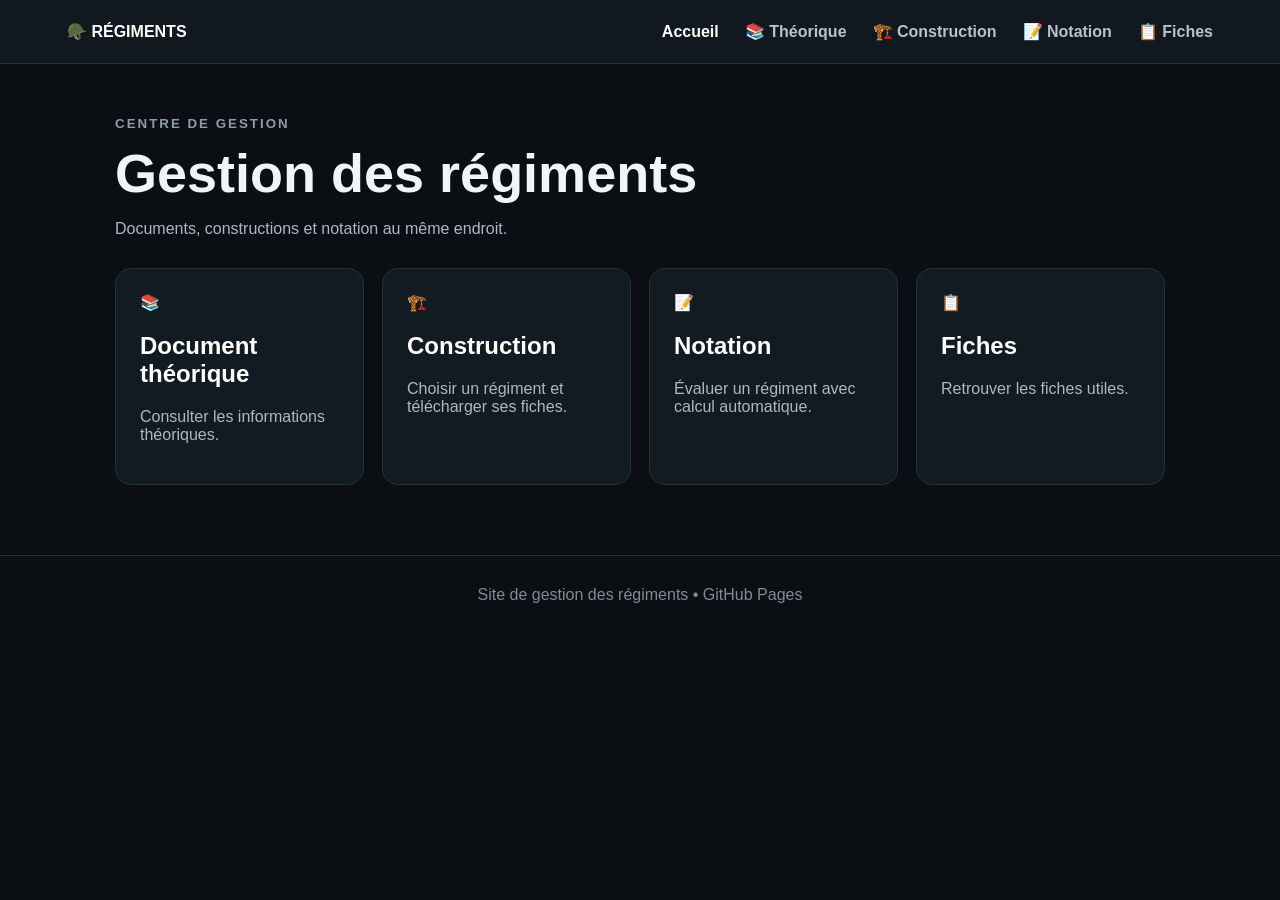
<file: index.html>
<!doctype html><html lang="fr"><head><meta charset="UTF-8"><meta name="viewport" content="width=device-width,initial-scale=1"><title>Régiments</title><link rel="stylesheet" href="style.css"></head><body><header><nav><a class="logo" href="index.html">🪖 RÉGIMENTS</a><a class="active" href="index.html">Accueil</a><a href="theorique.html">📚 Théorique</a><a href="construction.html">🏗️ Construction</a><a href="notation.html">📝 Notation</a><a href="fiches.html">📋 Fiches</a></nav></header><main><section class="hero"><small>CENTRE DE GESTION</small><h1>Gestion des régiments</h1><p>Documents, constructions et notation au même endroit.</p></section><section class="grid"><a class="card" href="theorique.html">📚<h2>Document théorique</h2><p>Consulter les informations théoriques.</p></a><a class="card" href="construction.html">🏗️<h2>Construction</h2><p>Choisir un régiment et télécharger ses fiches.</p></a><a class="card" href="notation.html">📝<h2>Notation</h2><p>Évaluer un régiment avec calcul automatique.</p></a><a class="card" href="fiches.html">📋<h2>Fiches</h2><p>Retrouver les fiches utiles.</p></a></section></main><footer>Site de gestion des régiments • GitHub Pages</footer></body></html>
</file>
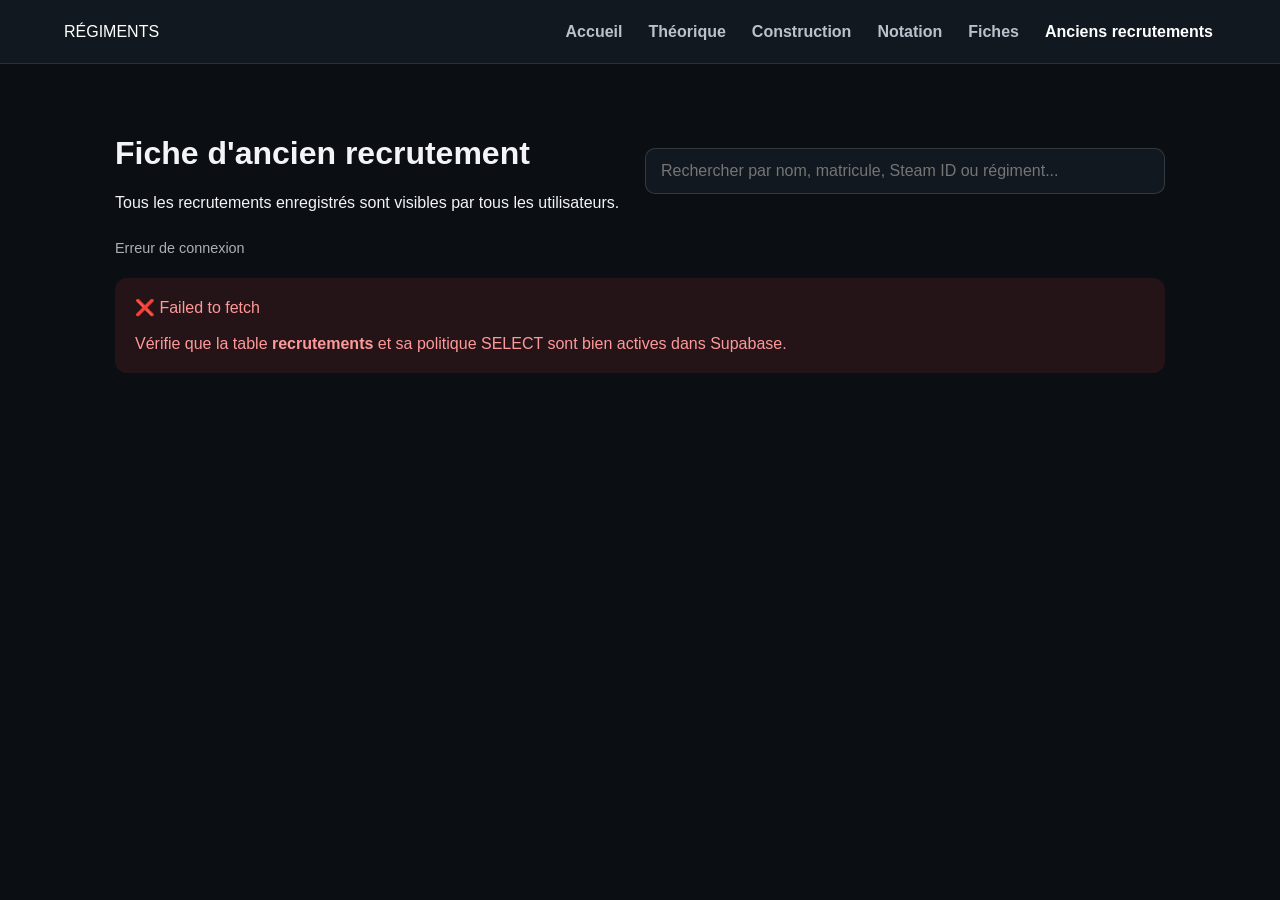
<file: anciens-recrutements.html>
<!DOCTYPE html>
<html lang="fr">
<head>
  <meta charset="UTF-8">
  <meta name="viewport" content="width=device-width, initial-scale=1.0">
  <title>Fiche d'ancien recrutement</title>
  <link rel="stylesheet" href="style.css">
  <style>
    .history-head{display:flex;justify-content:space-between;align-items:center;gap:15px;flex-wrap:wrap}
    .search{width:100%;max-width:520px;padding:13px 15px;border-radius:10px;border:1px solid rgba(255,255,255,.14);background:#111820;color:#fff}
    .history-info{margin-top:12px;opacity:.7;font-size:.9rem}
    .old-list{display:grid;grid-template-columns:repeat(auto-fit,minmax(260px,1fr));gap:16px;margin-top:22px}
    .recruit-card{cursor:pointer;padding:20px;border:1px solid rgba(255,255,255,.12);border-radius:14px;background:rgba(255,255,255,.04);transition:.2s}
    .recruit-card:hover{transform:translateY(-2px);border-color:rgba(255,255,255,.3);background:rgba(255,255,255,.07)}
    .recruit-card h3{margin:0 0 8px}
    .recruit-card p{margin:6px 0;opacity:.85}
    .status{font-weight:800;margin-top:12px}
    .accepted{color:#8ee28e}.refused{color:#ff8d8d}
    .empty{text-align:center;opacity:.7;padding:35px;grid-column:1/-1}
    .error{padding:20px;border-radius:12px;background:rgba(180,40,40,.15);color:#ff9999;grid-column:1/-1}
    .modal{display:none;position:fixed;inset:0;background:rgba(0,0,0,.72);z-index:50;align-items:center;justify-content:center;padding:20px}
    .modal.open{display:flex}
    .modal-box{width:min(700px,100%);max-height:90vh;overflow:auto;background:#10171e;border:1px solid rgba(255,255,255,.15);border-radius:16px;padding:24px;position:relative}
    .close{position:absolute;right:15px;top:12px;background:none;border:0;color:#fff;font-size:26px;cursor:pointer}
    .details{display:grid;grid-template-columns:1fr 1fr;gap:12px;margin-top:18px}
    .detail{padding:13px;border-radius:10px;background:rgba(255,255,255,.05)}
    .detail span{display:block;font-size:12px;opacity:.6;margin-bottom:4px}
    .modal-actions{display:flex;gap:10px;flex-wrap:wrap;margin-top:20px}
    @media(max-width:600px){.details{grid-template-columns:1fr}}
  </style>
</head>
<body>
<header>
  <nav class="nav">
    <div class="logo">RÉGIMENTS</div>
    <a href="index.html">Accueil</a>
    <a href="theorique.html">Théorique</a>
    <a href="construction.html">Construction</a>
    <a href="notation.html">Notation</a>
    <a href="fiches.html">Fiches</a>
    <a href="anciens-recrutements.html" class="active">Anciens recrutements</a>
  </nav>
</header>

<main class="container">
  <div class="history-head">
    <div>
      <h1>Fiche d'ancien recrutement</h1>
      <p>Tous les recrutements enregistrés sont visibles par tous les utilisateurs.</p>
    </div>
    <input id="search" class="search" type="search" placeholder="Rechercher par nom, matricule, Steam ID ou régiment...">
  </div>

  <div id="historyInfo" class="history-info">Chargement...</div>
  <section id="oldList" class="old-list"></section>
</main>

<div id="modal" class="modal">
  <div class="modal-box">
    <button id="closeModal" class="close" type="button">×</button>
    <h2 id="modalTitle">Fiche de recrutement</h2>
    <div id="details" class="details"></div>
    <div class="modal-actions">
      <button id="copyModal" type="button">📋 Copier / coller pour Discord</button>
      <button id="deleteModal" type="button">🗑️ Supprimer</button>
    </div>
  </div>
</div>

<script>
const SUPABASE_URL = "https://tziymtfcvpvbgfwpfiyb.supabase.co";
const SUPABASE_KEY = "sb_publishable_FT2l5rP1bmjxBBn6YAX6Kg_E5wBeiWV";
const API_URL = SUPABASE_URL + "/rest/v1/recrutements";

const $ = id => document.getElementById(id);
let records = [];
let currentRecord = null;

function esc(value) {
  return String(value ?? "—").replace(/[&<>"']/g, character => ({
    "&":"&amp;", "<":"&lt;", ">":"&gt;", '"':"&quot;", "'":"&#039;"
  })[character]);
}

function discordText(record) {
  return `**📋 FICHE DE RECRUTEMENT**

**Nom :** ${record.nom}
**Matricule :** ${record.matricule}
**Steam ID :** ${record.steam}
**Régiment :** ${record.regiment}
**Date :** ${record.date}

**Note théorique :** ${record.theorique}/100
**Note pratique :** ${record.pratique}/100
**Note finale :** ${record.total}/100

**Décision :** ${record.decision}`;
}

async function copyText(text) {
  try {
    await navigator.clipboard.writeText(text);
  } catch (error) {
    const textarea = document.createElement("textarea");
    textarea.value = text;
    document.body.appendChild(textarea);
    textarea.select();
    document.execCommand("copy");
    textarea.remove();
  }
}

function render() {
  const query = $("search").value.trim().toLowerCase();

  const filtered = records.filter(record =>
    [record.nom, record.matricule, record.steam, record.regiment]
      .some(value => String(value ?? "").toLowerCase().includes(query))
  );

  $("historyInfo").textContent =
    filtered.length + " recrutement" + (filtered.length > 1 ? "s" : "") + " affiché" + (filtered.length > 1 ? "s" : "");

  if (!filtered.length) {
    $("oldList").innerHTML = '<div class="empty">Aucun ancien recrutement trouvé.</div>';
    return;
  }

  $("oldList").innerHTML = filtered.map(record => {
    const statusClass = record.decision === "ACCEPTÉ" ? "accepted" : "refused";
    return `
      <article class="recruit-card" data-id="${record.id}">
        <h3>${esc(record.nom)}</h3>
        <p><strong>Matricule :</strong> ${esc(record.matricule)}</p>
        <p><strong>Régiment :</strong> ${esc(record.regiment)}</p>
        <p><strong>Date :</strong> ${esc(record.date)}</p>
        <p><strong>Note :</strong> ${esc(record.total)}/100</p>
        <div class="status ${statusClass}">${esc(record.decision)}</div>
      </article>`;
  }).join("");

  document.querySelectorAll(".recruit-card").forEach(card => {
    card.addEventListener("click", () => openModal(Number(card.dataset.id)));
  });
}

async function loadRecords() {
  try {
    const response = await fetch(API_URL + "?select=*&order=created_at.desc", {
      method: "GET",
      headers: {
        "apikey": SUPABASE_KEY,
        "Authorization": "Bearer " + SUPABASE_KEY
      },
      cache: "no-store"
    });

    if (!response.ok) {
      let details = "";
      try {
        const data = await response.json();
        details = data.message || data.error_description || data.hint || "";
      } catch (_) {}
      throw new Error(details || "Impossible de charger les recrutements.");
    }

    records = await response.json();
    render();
  } catch (error) {
    console.error(error);
    $("historyInfo").textContent = "Erreur de connexion";
    $("oldList").innerHTML = '<div class="error">❌ ' + esc(error.message) + '<br><br>Vérifie que la table <strong>recrutements</strong> et sa politique SELECT sont bien actives dans Supabase.</div>';
  }
}

function openModal(id) {
  const record = records.find(item => Number(item.id) === Number(id));
  if (!record) return;

  currentRecord = record;

  $("modalTitle").textContent = "Fiche de recrutement — " + record.nom;

  $("details").innerHTML = `
    <div class="detail"><span>Nom</span><strong>${esc(record.nom)}</strong></div>
    <div class="detail"><span>Matricule</span><strong>${esc(record.matricule)}</strong></div>
    <div class="detail"><span>Steam ID</span><strong>${esc(record.steam)}</strong></div>
    <div class="detail"><span>Régiment</span><strong>${esc(record.regiment)}</strong></div>
    <div class="detail"><span>Date</span><strong>${esc(record.date)}</strong></div>
    <div class="detail"><span>Note théorique</span><strong>${esc(record.theorique)}/100</strong></div>
    <div class="detail"><span>Note pratique</span><strong>${esc(record.pratique)}/100</strong></div>
    <div class="detail"><span>Note finale</span><strong>${esc(record.total)}/100</strong></div>
    <div class="detail"><span>Décision</span><strong>${esc(record.decision)}</strong></div>
  `;

  $("modal").classList.add("open");
}

function closeModal() {
  $("modal").classList.remove("open");
  currentRecord = null;
}

$("search").addEventListener("input", render);

$("closeModal").addEventListener("click", closeModal);

$("modal").addEventListener("click", event => {
  if (event.target === $("modal")) closeModal();
});

$("copyModal").addEventListener("click", async () => {
  if (!currentRecord) return;
  await copyText(discordText(currentRecord));
  alert("✅ Fiche copiée ! Tu peux maintenant la coller sur Discord.");
});

$("deleteModal").addEventListener("click", async () => {
  if (!currentRecord) return;

  if (!confirm("Supprimer définitivement ce recrutement ?")) return;

  const id = currentRecord.id;

  try {
    const response = await fetch(API_URL + "?id=eq." + encodeURIComponent(id), {
      method: "DELETE",
      headers: {
        "apikey": SUPABASE_KEY,
        "Authorization": "Bearer " + SUPABASE_KEY
      }
    });

    if (!response.ok) {
      let details = "";
      try {
        const data = await response.json();
        details = data.message || data.error_description || data.hint || "";
      } catch (_) {}
      throw new Error(details || "Impossible de supprimer ce recrutement.");
    }

    closeModal();
    await loadRecords();
  } catch (error) {
    alert("❌ " + error.message);
  }
});

loadRecords();

// Actualise l'historique toutes les 10 secondes.
setInterval(loadRecords, 10000);
</script>
</body>
</html>
</file>
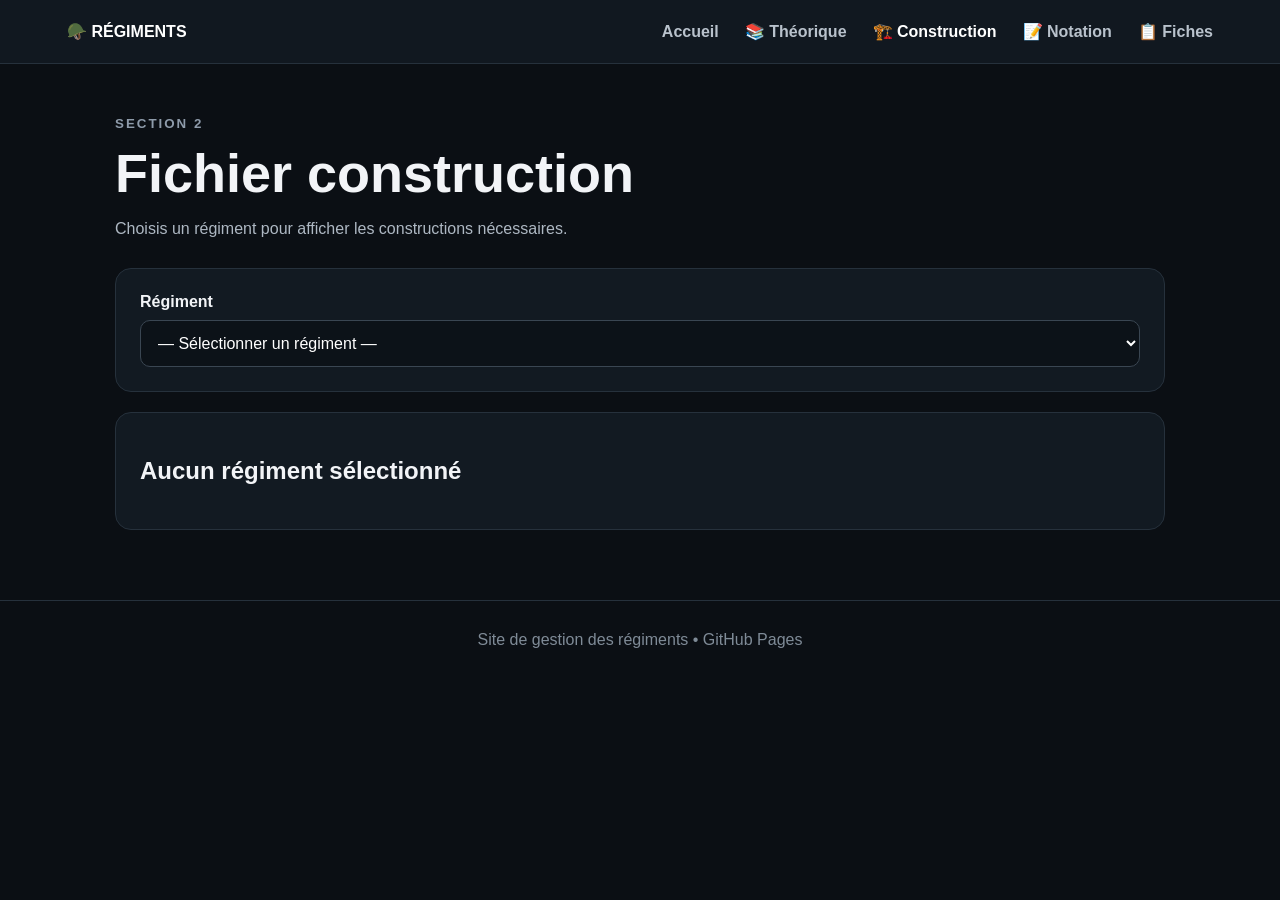
<file: construction.html>
<!DOCTYPE html>
<html lang="fr">

<head>

    <meta charset="UTF-8">

    <meta
        name="viewport"
        content="width=device-width, initial-scale=1.0"
    >

    <title>Fichier construction</title>

    <link
        rel="stylesheet"
        href="style.css"
    >

</head>


<body>


    <!-- ========================= -->
    <!-- MENU -->
    <!-- ========================= -->

    <header>

        <nav>

            <a
                class="logo"
                href="index.html"
            >
                🪖 RÉGIMENTS
            </a>

            <a href="index.html">
                Accueil
            </a>

            <a href="theorique.html">
                📚 Théorique
            </a>

            <a
                class="active"
                href="construction.html"
            >
                🏗️ Construction
            </a>

            <a href="notation.html">
                📝 Notation
            </a>

            <a href="fiches.html">
                📋 Fiches
            </a>

        </nav>

    </header>


    <!-- ========================= -->
    <!-- CONTENU -->
    <!-- ========================= -->

    <main>


        <!-- TITRE -->

        <section class="hero">

            <small>
                SECTION 2
            </small>

            <h1>
                Fichier construction
            </h1>

            <p>
                Choisis un régiment pour afficher les constructions nécessaires.
            </p>

        </section>


        <!-- ========================= -->
        <!-- CHOIX DU RÉGIMENT -->
        <!-- ========================= -->

        <section class="card">

            <label for="regiment">

                Régiment

            </label>


            <select id="regiment">

                <option value="">

                    — Sélectionner un régiment —

                </option>


                <option value="41st">

                    41st

                </option>


                <option value="65st">

                    65st

                </option>

            </select>

        </section>


        <!-- ========================= -->
        <!-- CONSTRUCTIONS -->
        <!-- ========================= -->

        <section class="card">

            <h2 id="titre">

                Aucun régiment sélectionné

            </h2>


            <div
                id="liste"
                class="list"
            >

                <!-- Les constructions apparaîtront ici -->

            </div>

        </section>


    </main>


    <!-- ========================= -->
    <!-- PIED DE PAGE -->
    <!-- ========================= -->

    <footer>

        Site de gestion des régiments • GitHub Pages

    </footer>


    <!-- ========================= -->
    <!-- SCRIPT -->
    <!-- ========================= -->

    <script>

        const DATA = {


            /* ========================= */
            /* 41ST */
            /* ========================= */

            "41st": [

                {

                    nom: "Traque",

                    contenu: `
FICHE DE CONSTRUCTION

Régiment : 41st

Construction : Traque


Matériel nécessaire :

- À compléter
- À compléter
- À compléter


Procédure :

1. À compléter
2. À compléter
3. À compléter


Notes :

À compléter
`

                },


                {

                    nom: "Reconnaissance",

                    contenu: `
FICHE DE CONSTRUCTION

Régiment : 41st

Construction : Reconnaissance


Matériel nécessaire :

- À compléter
- À compléter
- À compléter


Procédure :

1. À compléter
2. À compléter
3. À compléter


Notes :

À compléter
`

                }

            ],


            /* ========================= */
            /* 65ST */
            /* ========================= */

            "65st": [

                {

                    nom: "Extraction VIP",

                    contenu: `
FICHE DE CONSTRUCTION

Régiment : 65st

Construction : Extraction VIP


Matériel nécessaire :

- À compléter
- À compléter
- À compléter


Procédure :

1. À compléter
2. À compléter
3. À compléter


Notes :

À compléter
`

                },


                {

                    nom: "CQB",

                    contenu: `
FICHE DE CONSTRUCTION

Régiment : 65st

Construction : CQB


Matériel nécessaire :

- À compléter
- À compléter
- À compléter


Procédure :

1. À compléter
2. À compléter
3. À compléter


Notes :

À compléter
`

                }

            ]

        };


        /* ========================= */
        /* ÉLÉMENTS DE LA PAGE */
        /* ========================= */

        const select =
            document.getElementById("regiment");


        const liste =
            document.getElementById("liste");


        const titre =
            document.getElementById("titre");


        /* ========================= */
        /* CHANGEMENT DE RÉGIMENT */
        /* ========================= */

        select.addEventListener(
            "change",
            function () {


                liste.innerHTML = "";


                /* Aucun régiment */

                if (!select.value) {

                    titre.textContent =
                        "Aucun régiment sélectionné";

                    return;

                }


                /* Nom du régiment */

                titre.textContent =
                    "Régiment : " + select.value;


                /* Récupération des constructions */

                const constructions =
                    DATA[select.value];


                /* Création des fiches */

                constructions.forEach(
                    function (construction, index) {


                        const element =
                            document.createElement("div");


                        element.className =
                            "item";


                        element.innerHTML = `

                            <strong>

                                Construction ${index + 1}

                            </strong>


                            <span>

                                ${construction.nom}

                            </span>


                            <button
                                type="button"
                            >

                                ⬇️ Télécharger

                            </button>

                        `;


                        /* Bouton télécharger */

                        const bouton =
                            element.querySelector("button");


                        bouton.addEventListener(
                            "click",
                            function () {


                                const fichier =
                                    new Blob(
                                        [
                                            construction.contenu
                                        ],
                                        {
                                            type:
                                                "text/plain;charset=utf-8"
                                        }
                                    );


                                const url =
                                    URL.createObjectURL(
                                        fichier
                                    );


                                const lien =
                                    document.createElement("a");


                                lien.href =
                                    url;


                                lien.download =
                                    construction.nom + ".txt";


                                document.body.appendChild(
                                    lien
                                );


                                lien.click();


                                document.body.removeChild(
                                    lien
                                );


                                URL.revokeObjectURL(
                                    url
                                );

                            }
                        );


                        liste.appendChild(
                            element
                        );

                    }
                );

            }
        );

    </script>


</body>

</html>
</file>
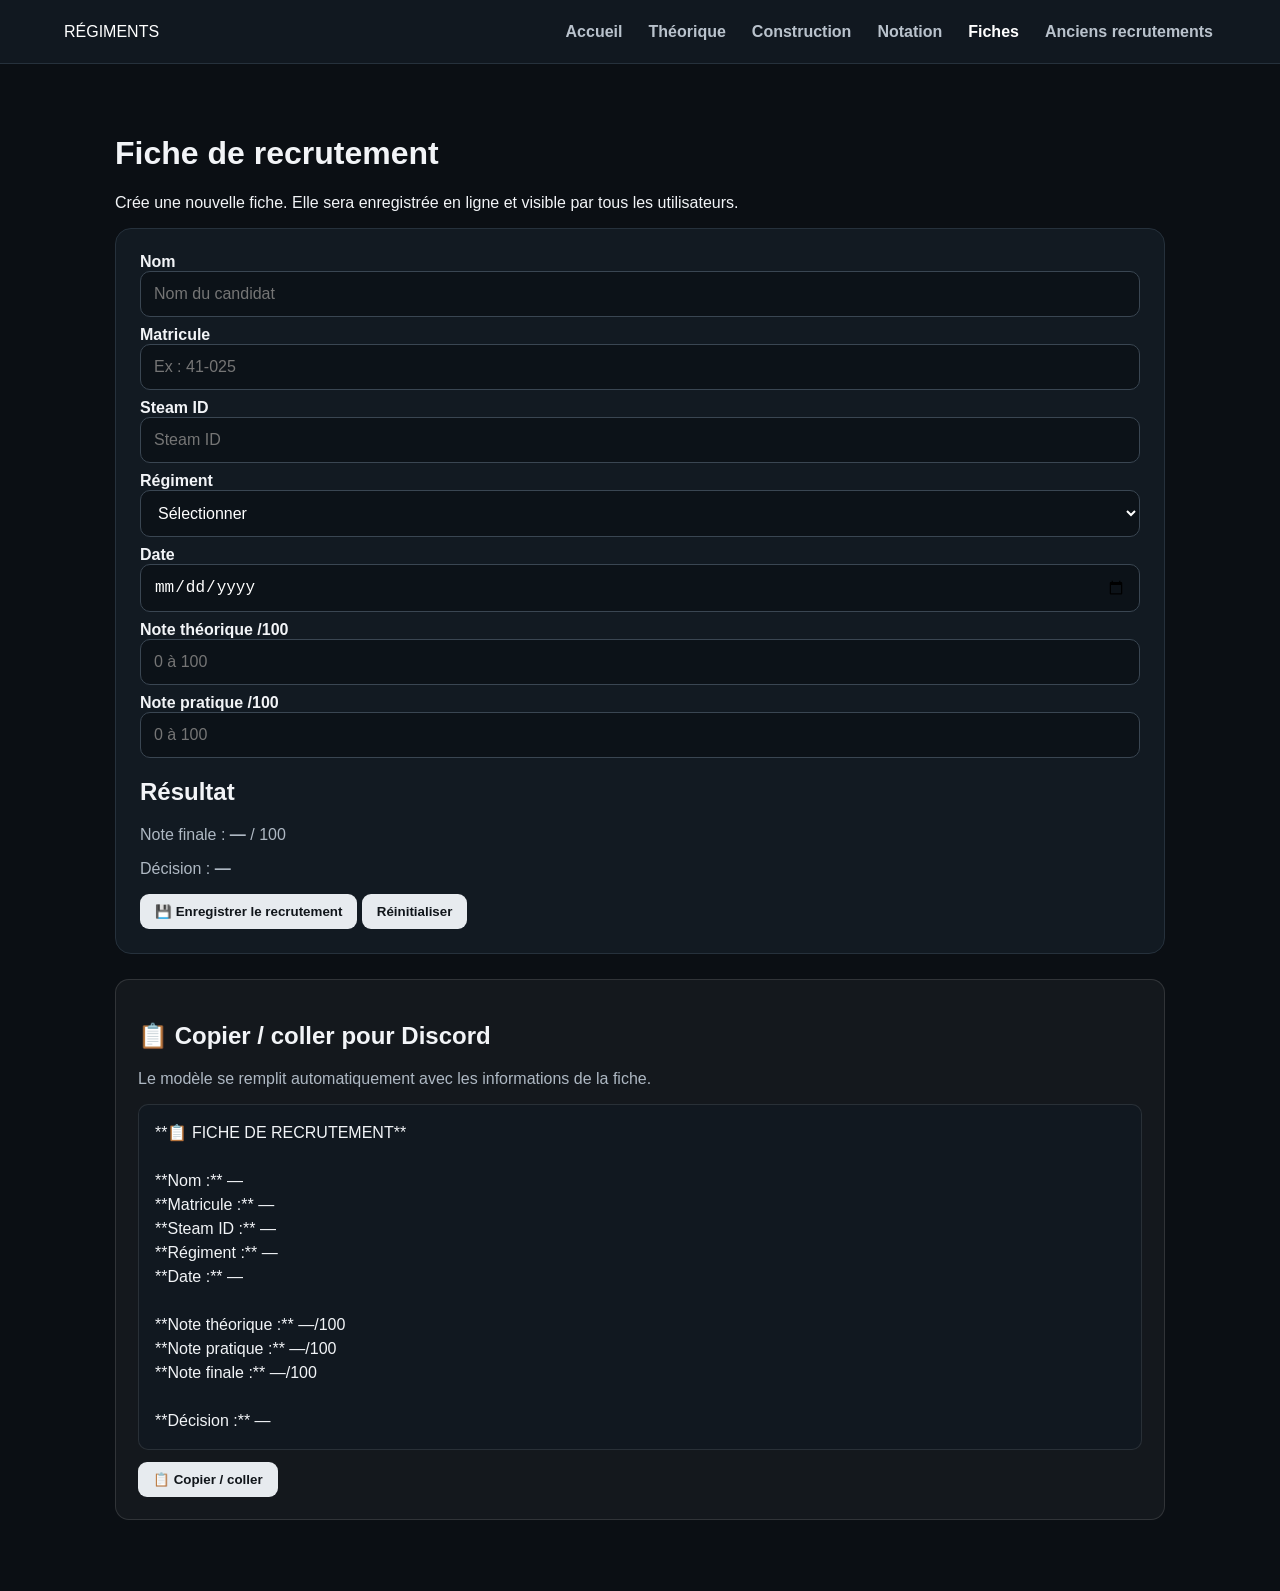
<file: fiches.html>
<!DOCTYPE html>
<html lang="fr">
<head>
  <meta charset="UTF-8">
  <meta name="viewport" content="width=device-width, initial-scale=1.0">
  <title>Fiches de recrutement</title>
  <link rel="stylesheet" href="style.css">
  <style>
    .copy-box{margin-top:25px;padding:22px;border:1px solid rgba(255,255,255,.12);border-radius:14px;background:rgba(255,255,255,.04)}
    .discord-preview{white-space:pre-wrap;background:#111820;border:1px solid rgba(255,255,255,.1);border-radius:10px;padding:16px;line-height:1.5;font-family:Arial,sans-serif}
    .copy-actions{display:flex;gap:10px;flex-wrap:wrap;margin-top:12px}
    .copy-success{display:none;margin-top:10px;font-weight:700}
    .save-message{display:none;margin-top:15px;padding:12px;border-radius:10px}
    .save-message.error{display:block;background:rgba(180,40,40,.15);color:#ff9999}
  </style>
</head>
<body>
<header>
  <nav class="nav">
    <div class="logo">RÉGIMENTS</div>
    <a href="index.html">Accueil</a>
    <a href="theorique.html">Théorique</a>
    <a href="construction.html">Construction</a>
    <a href="notation.html">Notation</a>
    <a href="fiches.html" class="active">Fiches</a>
    <a href="anciens-recrutements.html">Anciens recrutements</a>
  </nav>
</header>

<main class="container">
  <h1>Fiche de recrutement</h1>
  <p>Crée une nouvelle fiche. Elle sera enregistrée en ligne et visible par tous les utilisateurs.</p>

  <section class="card">
    <div class="form-grid">
      <label>Nom
        <input id="nom" type="text" placeholder="Nom du candidat">
      </label>

      <label>Matricule
        <input id="matricule" type="text" placeholder="Ex : 41-025">
      </label>

      <label>Steam ID
        <input id="steam" type="text" placeholder="Steam ID">
      </label>

      <label>Régiment
        <select id="regiment">
          <option value="">Sélectionner</option>
          <option>41st</option>
          <option>212th</option>
          <option>104th</option>
          <option>408th</option>
          <option>65th</option>
          <option>327th</option>
          <option>501st</option>
        </select>
      </label>

      <label>Date
        <input id="date" type="date">
      </label>

      <label>Note théorique /100
        <input id="theorique" type="number" min="0" max="100" placeholder="0 à 100">
      </label>

      <label>Note pratique /100
        <input id="pratique" type="number" min="0" max="100" placeholder="0 à 100">
      </label>
    </div>

    <div class="score-box">
      <h2>Résultat</h2>
      <p>Note finale : <strong id="total">—</strong> / 100</p>
      <p>Décision : <strong id="decision">—</strong></p>
    </div>

    <div class="actions">
      <button id="save" type="button">💾 Enregistrer le recrutement</button>
      <button id="reset" type="button">Réinitialiser</button>
    </div>

    <div id="saveMessage" class="save-message"></div>
  </section>

  <section class="card copy-box">
    <h2>📋 Copier / coller pour Discord</h2>
    <p>Le modèle se remplit automatiquement avec les informations de la fiche.</p>
    <div id="discordPreview" class="discord-preview"></div>

    <div class="copy-actions">
      <button id="copyDiscord" type="button">📋 Copier / coller</button>
    </div>

    <div id="copySuccess" class="copy-success">✅ Fiche copiée ! Tu peux maintenant la coller sur Discord.</div>
  </section>
</main>

<script>
const SUPABASE_URL = "https://tziymtfcvpvbgfwpfiyb.supabase.co";
const SUPABASE_KEY = "sb_publishable_FT2l5rP1bmjxBBn6YAX6Kg_E5wBeiWV";
const API_URL = SUPABASE_URL + "/rest/v1/recrutements";

const $ = id => document.getElementById(id);

function formatNumber(value) {
  return Number.isInteger(value) ? String(value) : value.toFixed(1);
}

function getResult() {
  const hasNotes = $("theorique").value !== "" && $("pratique").value !== "";
  if (!hasNotes) return { total: null, decision: "—" };

  const theorique = Number($("theorique").value);
  const pratique = Number($("pratique").value);
  const total = (theorique + pratique) / 2;

  return {
    total,
    decision: total >= 70 ? "ACCEPTÉ" : "REFUSÉ"
  };
}

function display(value) {
  return value === undefined || value === null || value === "" ? "—" : value;
}

function updatePreview() {
  const result = getResult();

  $("total").textContent = result.total === null ? "—" : formatNumber(result.total);
  $("decision").textContent = result.decision;

  $("discordPreview").textContent =
`**📋 FICHE DE RECRUTEMENT**

**Nom :** ${display($("nom").value)}
**Matricule :** ${display($("matricule").value)}
**Steam ID :** ${display($("steam").value)}
**Régiment :** ${display($("regiment").value)}
**Date :** ${display($("date").value)}

**Note théorique :** ${display($("theorique").value)}/100
**Note pratique :** ${display($("pratique").value)}/100
**Note finale :** ${result.total === null ? "—" : formatNumber(result.total)}/100

**Décision :** ${result.decision}`;
}

async function copyText(text) {
  try {
    await navigator.clipboard.writeText(text);
  } catch (error) {
    const textarea = document.createElement("textarea");
    textarea.value = text;
    textarea.style.position = "fixed";
    textarea.style.opacity = "0";
    document.body.appendChild(textarea);
    textarea.focus();
    textarea.select();
    document.execCommand("copy");
    textarea.remove();
  }
}

document.querySelectorAll("input, select").forEach(element => {
  element.addEventListener("input", updatePreview);
  element.addEventListener("change", updatePreview);
});

$("reset").addEventListener("click", () => {
  document.querySelectorAll("input").forEach(input => input.value = "");
  $("regiment").value = "";
  $("saveMessage").style.display = "none";
  updatePreview();
});

$("copyDiscord").addEventListener("click", async () => {
  await copyText($("discordPreview").textContent);
  $("copySuccess").style.display = "block";
  setTimeout(() => $("copySuccess").style.display = "none", 2500);
});

$("save").addEventListener("click", async () => {
  const fields = {
    nom: $("nom").value.trim(),
    matricule: $("matricule").value.trim(),
    steam: $("steam").value.trim(),
    regiment: $("regiment").value,
    date: $("date").value,
    theorique: $("theorique").value,
    pratique: $("pratique").value
  };

  if (!fields.nom || !fields.matricule || !fields.steam || !fields.regiment ||
      !fields.date || fields.theorique === "" || fields.pratique === "") {
    alert("Merci de remplir tous les champs.");
    return;
  }

  const theorique = Number(fields.theorique);
  const pratique = Number(fields.pratique);

  if (theorique < 0 || theorique > 100 || pratique < 0 || pratique > 100) {
    alert("Les notes doivent être comprises entre 0 et 100.");
    return;
  }

  const total = (theorique + pratique) / 2;
  const decision = total >= 70 ? "ACCEPTÉ" : "REFUSÉ";

  $("save").disabled = true;
  $("save").textContent = "⏳ Enregistrement...";

  try {
    const response = await fetch(API_URL, {
      method: "POST",
      headers: {
        "apikey": SUPABASE_KEY,
        "Authorization": "Bearer " + SUPABASE_KEY,
        "Content-Type": "application/json",
        "Prefer": "return=minimal"
      },
      body: JSON.stringify({
        nom: fields.nom,
        matricule: fields.matricule,
        steam: fields.steam,
        regiment: fields.regiment,
        date: fields.date,
        theorique,
        pratique,
        total,
        decision
      })
    });

    if (!response.ok) {
      let details = "";
      try {
        const data = await response.json();
        details = data.message || data.error_description || data.hint || "";
      } catch (_) {}
      throw new Error(details || "Le serveur Supabase a refusé l'enregistrement.");
    }

    window.location.href = "anciens-recrutements.html";
  } catch (error) {
    console.error(error);
    $("saveMessage").textContent = "❌ " + error.message;
    $("saveMessage").className = "save-message error";
  } finally {
    $("save").disabled = false;
    $("save").textContent = "💾 Enregistrer le recrutement";
  }
});

updatePreview();
</script>
</body>
</html>
</file>
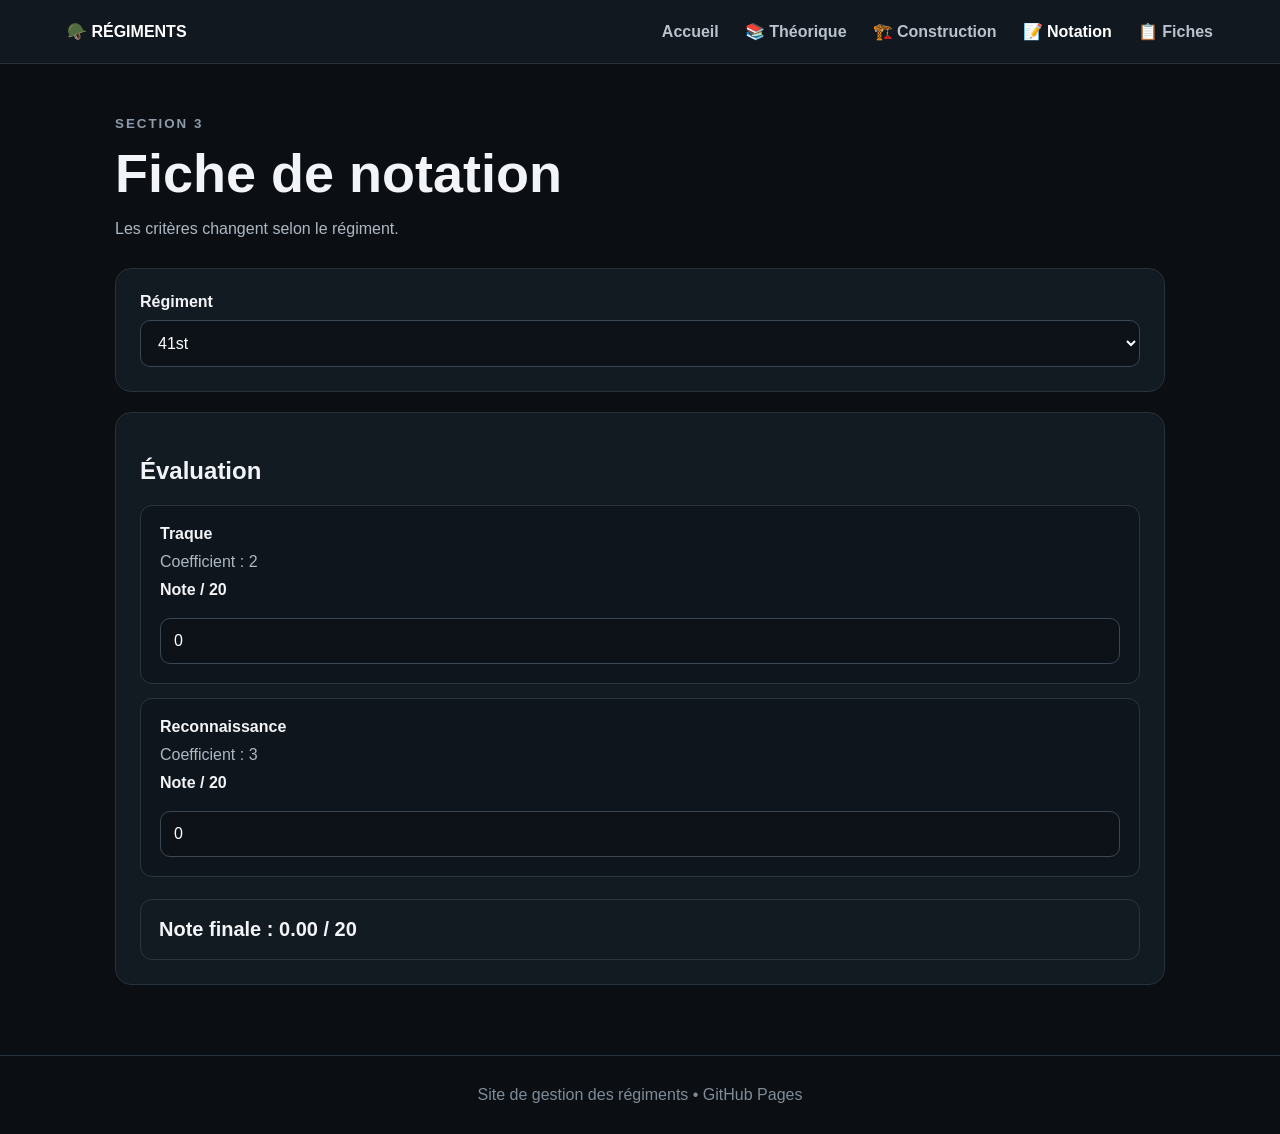
<file: notation.html>
<!doctype html><html lang="fr"><head><meta charset="UTF-8"><meta name="viewport" content="width=device-width,initial-scale=1"><title>Notation</title><link rel="stylesheet" href="style.css"></head><body><header><nav><a class="logo" href="index.html">🪖 RÉGIMENTS</a><a href="index.html">Accueil</a><a href="theorique.html">📚 Théorique</a><a href="construction.html">🏗️ Construction</a><a class="active" href="notation.html">📝 Notation</a><a href="fiches.html">📋 Fiches</a></nav></header><main><section class="hero"><small>SECTION 3</small><h1>Fiche de notation</h1><p>Les critères changent selon le régiment.</p></section><section class="card"><label for="reg">Régiment</label><select id="reg"><option>41st</option><option>65st</option></select></section><section class="card"><h2>Évaluation</h2><div id="notes" class="list"></div><div id="result" class="result"></div></section></main><footer>Site de gestion des régiments • GitHub Pages</footer><script>
const C={"41st":[["Traque",2],["Reconnaissance",3]],"65st":[["Extraction VIP",3],["CQB",4]]},r=document.getElementById("reg"),n=document.getElementById("notes"),res=document.getElementById("result");
function draw(){n.innerHTML="";C[r.value].forEach(x=>{const d=document.createElement("div");d.className="item";d.innerHTML="<strong>"+x[0]+"</strong><span>Coefficient : "+x[1]+"</span><label>Note / 20</label><input class='note' type='number' min='0' max='20' value='0'>";d.querySelector("input").oninput=calc;n.appendChild(d)});calc()}function calc(){let a=0,b=0;n.querySelectorAll(".note").forEach((e,i)=>{let v=Math.max(0,Math.min(20,Number(e.value)||0));a+=v*C[r.value][i][1];b+=C[r.value][i][1]});res.textContent="Note finale : "+(a/b).toFixed(2)+" / 20"}r.onchange=draw;draw();
</script></body></html>
</file>
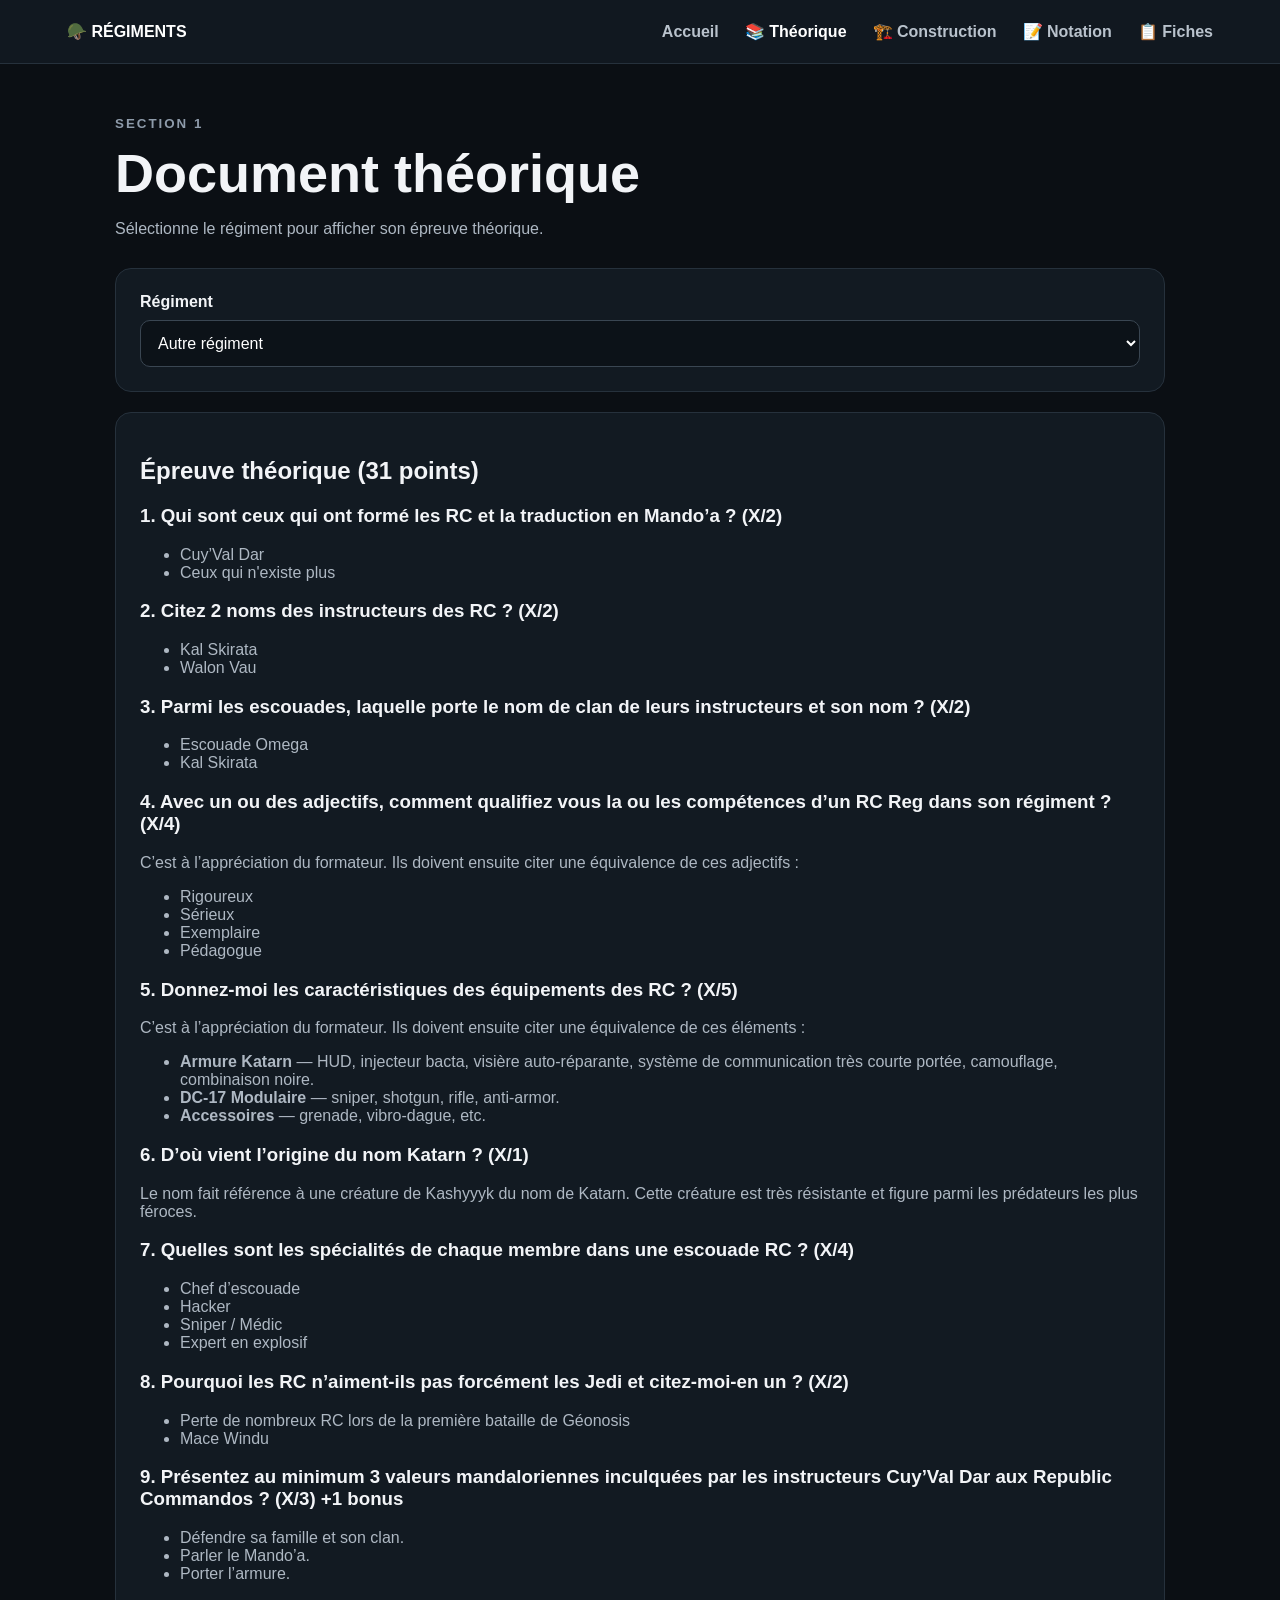
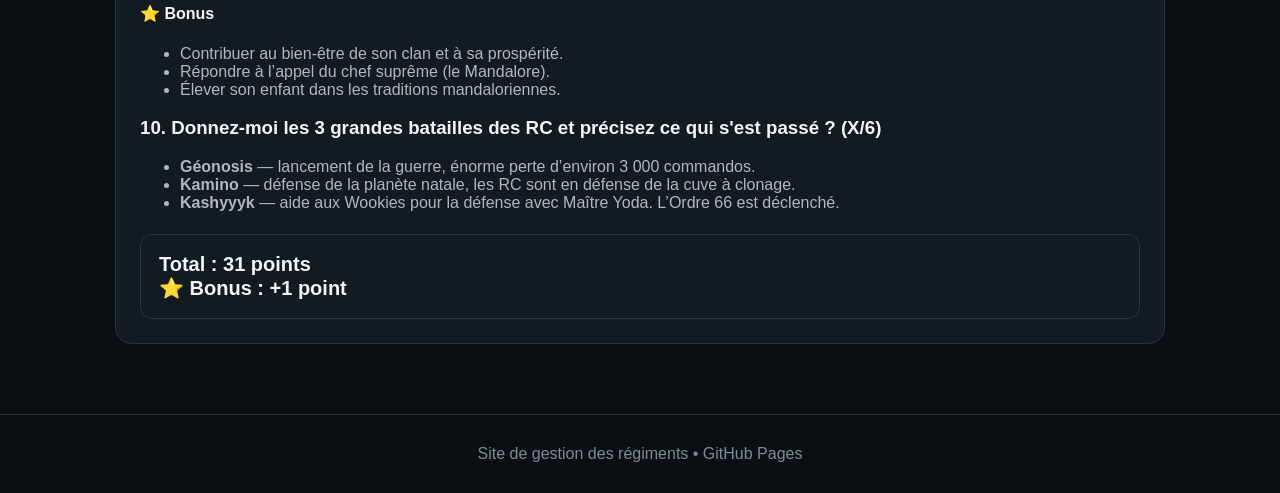
<file: theorique.html>
<!DOCTYPE html>
<html lang="fr">

<head>

    <meta charset="UTF-8">

    <meta
        name="viewport"
        content="width=device-width, initial-scale=1.0"
    >

    <title>Document théorique</title>

    <link
        rel="stylesheet"
        href="style.css"
    >

</head>


<body>


    <!-- ========================= -->
    <!-- MENU -->
    <!-- ========================= -->

    <header>

        <nav>

            <a
                class="logo"
                href="index.html"
            >
                🪖 RÉGIMENTS
            </a>

            <a href="index.html">
                Accueil
            </a>

            <a
                class="active"
                href="theorique.html"
            >
                📚 Théorique
            </a>

            <a href="construction.html">
                🏗️ Construction
            </a>

            <a href="notation.html">
                📝 Notation
            </a>

            <a href="fiches.html">
                📋 Fiches
            </a>

        </nav>

    </header>


    <!-- ========================= -->
    <!-- CONTENU -->
    <!-- ========================= -->

    <main>


        <!-- TITRE -->

        <section class="hero">

            <small>
                SECTION 1
            </small>

            <h1>
                Document théorique
            </h1>

            <p>
                Sélectionne le régiment pour afficher son épreuve théorique.
            </p>

        </section>


        <!-- ========================= -->
        <!-- SÉLECTION DU RÉGIMENT -->
        <!-- ========================= -->

        <section class="card">

            <label for="regimentSelect">

                Régiment

            </label>


            <select id="regimentSelect">

                <option value="autre">

                    Autre régiment

                </option>

                <option value="212th">

                    212th

                </option>

                <option value="104th">

                    104th

                </option>

            </select>

        </section>


        <!-- ========================= -->
        <!-- ÉPREUVE THÉORIQUE -->
        <!-- ========================= -->

        <section
            class="card"
            id="epreuve"
        >

            <!-- Le contenu est chargé automatiquement -->

        </section>


    </main>


    <!-- ========================= -->
    <!-- PIED DE PAGE -->
    <!-- ========================= -->

    <footer>

        Site de gestion des régiments • GitHub Pages

    </footer>


    <!-- ========================= -->
    <!-- SCRIPT -->
    <!-- ========================= -->

    <script>


        /* ===================================== */
        /* CONTENU DES RÉGIMENTS */
        /* ===================================== */


        const THEORIQUE = {


            /* ================================= */
            /* AUTRE RÉGIMENT */
            /* ================================= */

            "autre": {

                titre:
                    "Épreuve théorique (31 points)",

                contenu: `

                    <div class="theory-question">

                        <h3>
                            1. Qui sont ceux qui ont formé les RC
                            et la traduction en Mando’a ? (X/2)
                        </h3>

                        <ul>

                            <li>
                                Cuy’Val Dar
                            </li>

                            <li>
                                Ceux qui n'existe plus
                            </li>

                        </ul>

                    </div>


                    <div class="theory-question">

                        <h3>
                            2. Citez 2 noms des instructeurs des RC ? (X/2)
                        </h3>

                        <ul>

                            <li>
                                Kal Skirata
                            </li>

                            <li>
                                Walon Vau
                            </li>

                        </ul>

                    </div>


                    <div class="theory-question">

                        <h3>
                            3. Parmi les escouades, laquelle porte le nom
                            de clan de leurs instructeurs et son nom ? (X/2)
                        </h3>

                        <ul>

                            <li>
                                Escouade Omega
                            </li>

                            <li>
                                Kal Skirata
                            </li>

                        </ul>

                    </div>


                    <div class="theory-question">

                        <h3>
                            4. Avec un ou des adjectifs, comment qualifiez
                            vous la ou les compétences d’un RC Reg
                            dans son régiment ? (X/4)
                        </h3>

                        <p>
                            C’est à l’appréciation du formateur.
                            Ils doivent ensuite citer une équivalence
                            de ces adjectifs :
                        </p>

                        <ul>

                            <li>
                                Rigoureux
                            </li>

                            <li>
                                Sérieux
                            </li>

                            <li>
                                Exemplaire
                            </li>

                            <li>
                                Pédagogue
                            </li>

                        </ul>

                    </div>


                    <div class="theory-question">

                        <h3>
                            5. Donnez-moi les caractéristiques des
                            équipements des RC ? (X/5)
                        </h3>

                        <p>
                            C’est à l’appréciation du formateur.
                            Ils doivent ensuite citer une équivalence
                            de ces éléments :
                        </p>

                        <ul>

                            <li>
                                <strong>
                                    Armure Katarn
                                </strong>

                                — HUD, injecteur bacta,
                                visière auto-réparante,
                                système de communication très courte portée,
                                camouflage, combinaison noire.
                            </li>

                            <li>
                                <strong>
                                    DC-17 Modulaire
                                </strong>

                                — sniper, shotgun, rifle, anti-armor.
                            </li>

                            <li>
                                <strong>
                                    Accessoires
                                </strong>

                                — grenade, vibro-dague, etc.
                            </li>

                        </ul>

                    </div>


                    <div class="theory-question">

                        <h3>
                            6. D’où vient l’origine du nom Katarn ? (X/1)
                        </h3>

                        <p>
                            Le nom fait référence à une créature de
                            Kashyyyk du nom de Katarn. Cette créature
                            est très résistante et figure parmi les
                            prédateurs les plus féroces.
                        </p>

                    </div>


                    <div class="theory-question">

                        <h3>
                            7. Quelles sont les spécialités de chaque
                            membre dans une escouade RC ? (X/4)
                        </h3>

                        <ul>

                            <li>
                                Chef d’escouade
                            </li>

                            <li>
                                Hacker
                            </li>

                            <li>
                                Sniper / Médic
                            </li>

                            <li>
                                Expert en explosif
                            </li>

                        </ul>

                    </div>


                    <div class="theory-question">

                        <h3>
                            8. Pourquoi les RC n’aiment-ils pas forcément
                            les Jedi et citez-moi-en un ? (X/2)
                        </h3>

                        <ul>

                            <li>
                                Perte de nombreux RC lors de la
                                première bataille de Géonosis
                            </li>

                            <li>
                                Mace Windu
                            </li>

                        </ul>

                    </div>


                    <div class="theory-question">

                        <h3>
                            9. Présentez au minimum 3 valeurs
                            mandaloriennes inculquées par les instructeurs
                            Cuy’Val Dar aux Republic Commandos ?
                            (X/3) +1 bonus
                        </h3>

                        <ul>

                            <li>
                                Défendre sa famille et son clan.
                            </li>

                            <li>
                                Parler le Mando’a.
                            </li>

                            <li>
                                Porter l’armure.
                            </li>

                        </ul>


                        <h4>
                            ⭐ Bonus
                        </h4>

                        <ul>

                            <li>
                                Contribuer au bien-être de son clan
                                et à sa prospérité.
                            </li>

                            <li>
                                Répondre à l’appel du chef suprême
                                (le Mandalore).
                            </li>

                            <li>
                                Élever son enfant dans les traditions
                                mandaloriennes.
                            </li>

                        </ul>

                    </div>


                    <div class="theory-question">

                        <h3>
                            10. Donnez-moi les 3 grandes batailles des RC
                            et précisez ce qui s'est passé ? (X/6)
                        </h3>

                        <ul>

                            <li>

                                <strong>
                                    Géonosis
                                </strong>

                                — lancement de la guerre,
                                énorme perte d’environ 3 000 commandos.

                            </li>

                            <li>

                                <strong>
                                    Kamino
                                </strong>

                                — défense de la planète natale,
                                les RC sont en défense de la cuve
                                à clonage.

                            </li>

                            <li>

                                <strong>
                                    Kashyyyk
                                </strong>

                                — aide aux Wookies pour la défense
                                avec Maître Yoda.
                                L’Ordre 66 est déclenché.

                            </li>

                        </ul>

                    </div>


                    <!-- ========================= -->
                    <!-- TOTAL -->
                    <!-- ========================= -->

                    <div class="result">

                        Total :
                        <strong>
                            31 points
                        </strong>

                        <br>

                        ⭐ Bonus :
                        <strong>
                            +1 point
                        </strong>

                    </div>

                `

            },


            /* ================================= */
            /* 212TH */
            /* ================================= */

            "212th": {

                titre:
                    "Épreuve théorique — 212th",

                contenu: `

                    <div class="theory-question">

                        <h3>
                            Épreuve du 212th
                        </h3>

                        <p>
                            Les questions du 212th seront ajoutées ici.
                        </p>

                    </div>

                `

            },


            /* ================================= */
            /* 104TH */
            /* ================================= */

            "104th": {

                titre:
                    "Épreuve théorique — 104th",

                contenu: `

                    <div class="theory-question">

                        <h3>
                            Épreuve du 104th
                        </h3>

                        <p>
                            Les questions du 104th seront ajoutées ici.
                        </p>

                    </div>

                `

            }

        };


        /* ===================================== */
        /* AFFICHAGE */
        /* ===================================== */


        const select =
            document.getElementById(
                "regimentSelect"
            );


        const epreuve =
            document.getElementById(
                "epreuve"
            );


        function afficherTheorie() {


            const regiment =
                select.value;


            const data =
                THEORIQUE[regiment];


            if (!data) {

                return;

            }


            epreuve.innerHTML = `

                <h2>

                    ${data.titre}

                </h2>

                ${data.contenu}

            `;

        }


        /* ===================================== */
        /* CHANGEMENT DE RÉGIMENT */
        /* ===================================== */


        select.addEventListener(
            "change",
            afficherTheorie
        );


        /* ===================================== */
        /* AFFICHAGE INITIAL */
        /* ===================================== */


        afficherTheorie();


    </script>


</body>

</html>
</file>
<file: style.css>
*{box-sizing:border-box}body{margin:0;background:#0b0f14;color:#f2f4f7;font-family:Arial,Helvetica,sans-serif;min-height:100vh}nav{min-height:64px;padding:0 5%;display:flex;align-items:center;gap:20px;flex-wrap:wrap;background:#111820;border-bottom:1px solid #26313c}nav a{color:#b9c2cc;text-decoration:none;font-weight:700;padding:18px 3px}nav a:hover,nav a.active{color:#fff}.logo{margin-right:auto;color:#fff!important}main{width:min(1050px,92%);margin:auto;padding:50px 0}.hero{margin-bottom:30px}.hero small{letter-spacing:2px;font-weight:800;color:#8e9baa}.hero h1{font-size:clamp(34px,6vw,54px);margin:10px 0}.hero p,.card p,.card li{color:#aeb8c3}.grid{display:grid;grid-template-columns:repeat(auto-fit,minmax(220px,1fr));gap:18px}.card{background:#121a22;border:1px solid #26313c;border-radius:16px;padding:24px;margin-bottom:20px}.grid .card{color:#fff;text-decoration:none}.grid a{text-decoration:none}.grid a:hover{border-color:#596674;transform:translateY(-2px)}label{display:block;font-weight:700;margin-bottom:9px}select,input{width:100%;padding:13px;border-radius:10px;border:1px solid #3a4652;background:#0c1218;color:#fff;font-size:16px}.list{display:grid;gap:14px;margin-top:20px}.item{padding:19px;border:1px solid #2a3540;border-radius:12px;background:#0e151c;display:flex;flex-direction:column;gap:10px}.item span{color:#aeb8c3}button{width:max-content;padding:10px 15px;border:0;border-radius:9px;background:#e7ebef;color:#10151a;font-weight:800;cursor:pointer}.result{margin-top:22px;padding:18px;border:1px solid #2a3540;border-radius:12px;font-size:20px;font-weight:800}footer{text-align:center;padding:30px;color:#7f8b97;border-top:1px solid #26313c}
</file>
